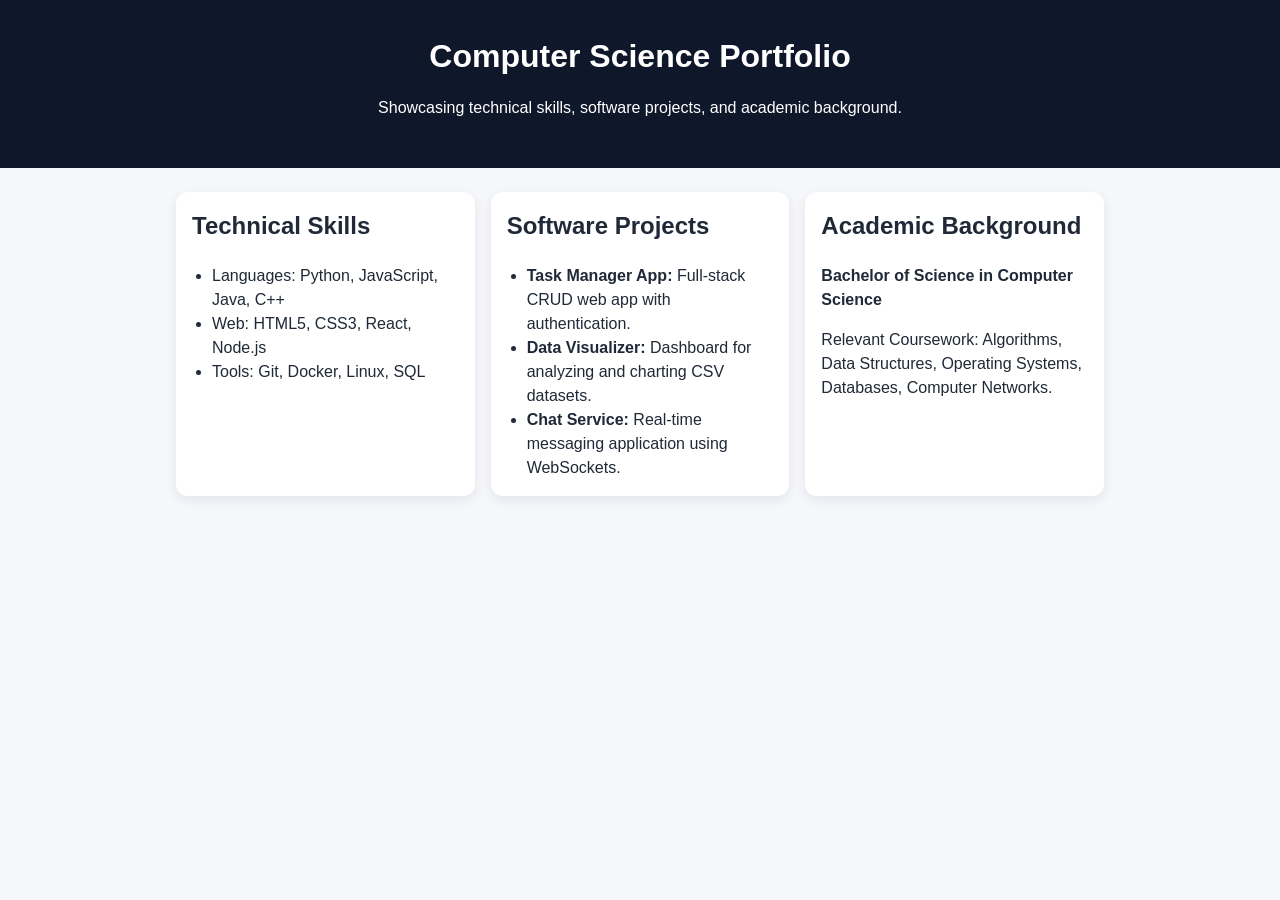
<file: index.html>
<!DOCTYPE html>
<html lang="en">
<head>
  <meta charset="UTF-8">
  <meta name="viewport" content="width=device-width, initial-scale=1.0">
  <title>Computer Science Portfolio</title>
  <link rel="stylesheet" href="styles.css">
</head>
<body>
  <header class="hero">
    <h1>Computer Science Portfolio</h1>
    <p>Showcasing technical skills, software projects, and academic background.</p>
  </header>

  <main class="content">
    <section aria-labelledby="skills-title" class="card">
      <h2 id="skills-title">Technical Skills</h2>
      <ul>
        <li>Languages: Python, JavaScript, Java, C++</li>
        <li>Web: HTML5, CSS3, React, Node.js</li>
        <li>Tools: Git, Docker, Linux, SQL</li>
      </ul>
    </section>

    <section aria-labelledby="projects-title" class="card">
      <h2 id="projects-title">Software Projects</h2>
      <ul>
        <li><strong>Task Manager App:</strong> Full-stack CRUD web app with authentication.</li>
        <li><strong>Data Visualizer:</strong> Dashboard for analyzing and charting CSV datasets.</li>
        <li><strong>Chat Service:</strong> Real-time messaging application using WebSockets.</li>
      </ul>
    </section>

    <section aria-labelledby="education-title" class="card">
      <h2 id="education-title">Academic Background</h2>
      <p><strong>Bachelor of Science in Computer Science</strong></p>
      <p>Relevant Coursework: Algorithms, Data Structures, Operating Systems, Databases, Computer Networks.</p>
    </section>
  </main>
</body>
</html>
</file>
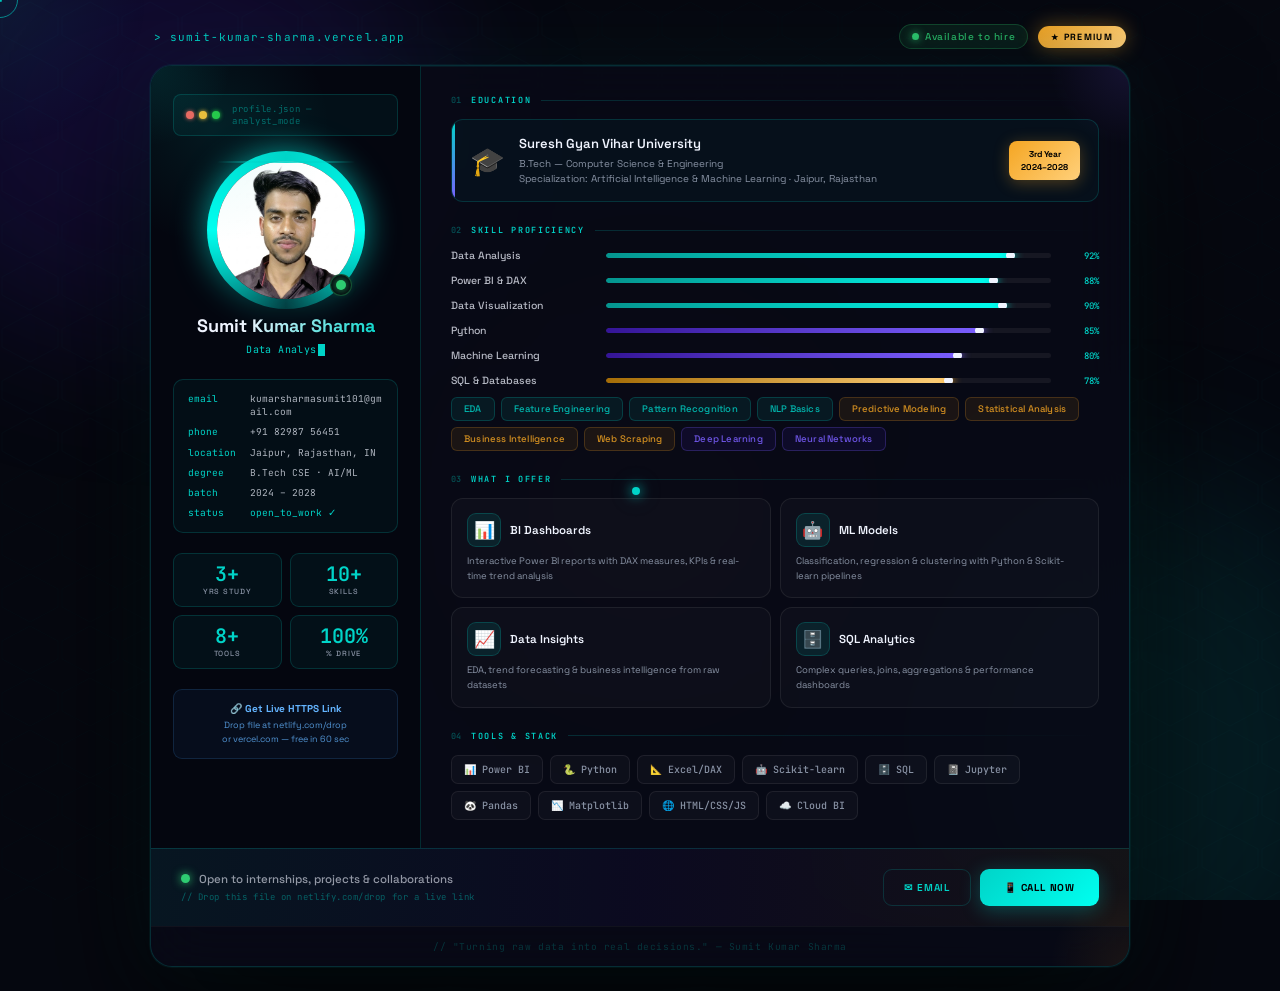
<file: Sumit ad.html>
<!DOCTYPE html>
<html lang="en">
<head>
<meta charset="UTF-8">
<meta name="viewport" content="width=device-width,initial-scale=1.0">
<meta name="description" content="Sumit Kumar Sharma — Data Analyst & AI/ML Engineer">
<title>Sumit Kumar Sharma · Data Analyst</title>
<link href="https://fonts.googleapis.com/css2?family=Space+Grotesk:wght@400;500;600;700&family=JetBrains+Mono:wght@400;500;600&display=swap" rel="stylesheet">
<style>
*,*::before,*::after{box-sizing:border-box;margin:0;padding:0;}
:root{
  --bg:#060810;
  --teal:#00D4C8;--teal2:#00FFF0;--teal-d:rgba(0,212,200,0.12);
  --amber:#F5A623;--amber2:#FFD07A;
  --violet:#4A1FDB;--violet2:#7B5FFF;
  --white:#F0F4FF;--steel:#8892A4;--muted:#4A5568;
  --card:rgba(8,10,22,0.88);--bt:rgba(0,212,200,0.18);--ba:rgba(245,166,35,0.18);
  --font:'Space Grotesk',sans-serif;--mono:'JetBrains Mono',monospace;
}

/* ══ RESET & BASE ══ */
html{scroll-behavior:smooth;}
body{
  min-height:100vh;background:var(--bg);font-family:var(--font);
  display:flex;align-items:center;justify-content:center;
  padding:24px 16px;position:relative;overflow-x:hidden;color:var(--white);
  cursor:none;
}

/* ══════════════════════════════════
   CUSTOM CURSOR SYSTEM
══════════════════════════════════ */
#cursor-dot{
  position:fixed;width:8px;height:8px;border-radius:50%;
  background:var(--teal);pointer-events:none;z-index:99999;
  transform:translate(-50%,-50%);
  box-shadow:0 0 12px var(--teal),0 0 24px rgba(0,212,200,0.4);
  transition:width .15s,height .15s,background .15s;
}
#cursor-ring{
  position:fixed;width:36px;height:36px;border-radius:50%;
  border:1.5px solid rgba(0,212,200,0.6);pointer-events:none;z-index:99998;
  transform:translate(-50%,-50%);
  transition:width .3s,height .3s,border-color .3s,transform .08s;
  will-change:transform;
}
#cursor-trail-wrap{position:fixed;inset:0;pointer-events:none;z-index:99990;}
.trail-dot{
  position:fixed;border-radius:50%;background:var(--teal);
  pointer-events:none;transform:translate(-50%,-50%);
  will-change:transform;
}

/* Cursor states */
body.cursor-hover #cursor-dot{width:12px;height:12px;background:var(--amber);box-shadow:0 0 16px var(--amber);}
body.cursor-hover #cursor-ring{width:52px;height:52px;border-color:rgba(245,166,35,0.7);}
body.cursor-click #cursor-dot{width:6px;height:6px;}
body.cursor-click #cursor-ring{width:28px;height:28px;}

/* Magnetic ripple on click */
.click-ripple{
  position:fixed;border-radius:50%;border:1px solid var(--teal);
  pointer-events:none;z-index:99995;transform:translate(-50%,-50%);
  animation:rippleOut .6s ease-out forwards;
}
@keyframes rippleOut{
  0%{width:0;height:0;opacity:0.8;border-color:var(--teal);}
  100%{width:100px;height:100px;opacity:0;border-color:rgba(0,212,200,0);}
}

/* ══════════════════════════════════
   MAGNETIC CURSOR AURA (follows mouse, large glow)
══════════════════════════════════ */
#cursor-aura{
  position:fixed;width:300px;height:300px;border-radius:50%;
  background:radial-gradient(circle,rgba(0,212,200,0.07) 0%,transparent 70%);
  pointer-events:none;z-index:1;transform:translate(-50%,-50%);
  transition:opacity .4s;will-replace:transform;
}

/* ══ BACKGROUND ══ */
.bg-canvas{position:fixed;inset:0;z-index:0;pointer-events:none;overflow:hidden;}
.aurora{position:absolute;border-radius:50%;filter:blur(80px);animation:drift linear infinite;}
.a1{width:550px;height:450px;top:-120px;left:-120px;background:rgba(74,31,219,0.16);animation-duration:22s;}
.a2{width:450px;height:550px;bottom:-130px;right:-90px;background:rgba(0,212,200,0.10);animation-duration:27s;}
.a3{width:320px;height:320px;top:38%;left:38%;background:rgba(245,166,35,0.07);animation-duration:19s;}
@keyframes drift{
  0%{transform:translate(0,0) rotate(0deg) scale(1);}
  33%{transform:translate(50px,-40px) rotate(120deg) scale(1.1);}
  66%{transform:translate(-30px,50px) rotate(240deg) scale(0.92);}
  100%{transform:translate(0,0) rotate(360deg) scale(1);}
}
.hex-grid{position:absolute;inset:0;opacity:.04;
  background-image:url("data:image/svg+xml,%3Csvg xmlns='http://www.w3.org/2000/svg' width='60' height='52'%3E%3Cpolygon points='30,2 58,17 58,35 30,50 2,35 2,17' fill='none' stroke='%2300D4C8' stroke-width='0.5'/%3E%3C/svg%3E");
  background-size:60px 52px;}
#streams{position:absolute;inset:0;overflow:hidden;}
.stream{position:absolute;top:0;bottom:0;width:1px;overflow:hidden;opacity:.35;}
.stream-inner{position:absolute;top:-100%;width:100%;
  background:linear-gradient(180deg,transparent,var(--teal) 50%,transparent);
  animation:streamFall linear infinite;}
@keyframes streamFall{from{top:-100%;}to{top:100%;}}

/* ══ WRAP ══ */
.wrap{width:100%;max-width:980px;position:relative;z-index:2;}

/* ══ HEADER ══ */
.hbar{display:flex;align-items:center;justify-content:space-between;padding:0 4px;margin-bottom:16px;flex-wrap:wrap;gap:10px;}
.hbar-brand{font-family:var(--mono);font-size:11px;color:var(--teal);letter-spacing:.1em;display:flex;align-items:center;gap:8px;}
.hbar-brand::before{content:'>';animation:blink .8s step-end infinite;}
@keyframes blink{0%,100%{opacity:1;}50%{opacity:0;}}
.hbar-right{display:flex;align-items:center;gap:10px;}
.status-pill{display:flex;align-items:center;gap:6px;
  background:rgba(46,204,113,0.1);border:1px solid rgba(46,204,113,0.25);
  border-radius:20px;padding:5px 12px;font-size:10px;font-weight:500;color:rgba(46,204,113,0.9);letter-spacing:.06em;}
.sdot{width:7px;height:7px;background:#2ECC71;border-radius:50%;box-shadow:0 0 8px #2ECC71;animation:blink 2s ease-in-out infinite;}
.prem{background:linear-gradient(135deg,var(--amber),var(--amber2));color:#000;
  font-size:9px;font-weight:700;letter-spacing:.15em;padding:5px 13px;
  border-radius:20px;text-transform:uppercase;display:flex;align-items:center;gap:4px;
  box-shadow:0 0 20px rgba(245,166,35,.4);animation:aglow 3s ease-in-out infinite;}
.prem::before{content:'★';font-size:8px;}
@keyframes aglow{0%,100%{box-shadow:0 0 20px rgba(245,166,35,.4);}50%{box-shadow:0 0 36px rgba(255,208,122,.9);}}

/* ══ CARD ══ */
.card{
  background:var(--card);border:1px solid var(--bt);border-radius:22px;overflow:hidden;
  backdrop-filter:blur(28px);-webkit-backdrop-filter:blur(28px);
  box-shadow:0 0 0 1px rgba(0,212,200,0.06),0 0 80px rgba(0,212,200,0.06),0 60px 140px rgba(0,0,0,0.9),inset 0 1px 0 rgba(0,212,200,0.08);
  animation:cardIn 1s cubic-bezier(.16,1,.3,1) both;
  position:relative;transition:box-shadow .4s;
}
.card:hover{box-shadow:0 0 0 1px rgba(0,212,200,0.15),0 0 120px rgba(0,212,200,0.1),0 60px 140px rgba(0,0,0,0.9),inset 0 1px 0 rgba(0,212,200,0.1);}
@keyframes cardIn{from{opacity:0;transform:translateY(32px) scale(.95);}to{opacity:1;transform:none;}}
/* Top scan beam */
.card::before{content:'';position:absolute;top:0;left:-100%;width:100%;height:2px;
  background:linear-gradient(90deg,transparent,var(--teal),var(--teal2),var(--teal),transparent);
  animation:topScan 3.5s ease-in-out infinite;z-index:10;pointer-events:none;}
@keyframes topScan{0%{left:-100%;}100%{left:100%;}}
/* Corner glow accents */
.card-corner{position:absolute;width:80px;height:80px;pointer-events:none;z-index:5;}
.card-corner.tl{top:0;left:0;background:radial-gradient(circle at 0% 0%,rgba(0,212,200,0.12),transparent 70%);}
.card-corner.tr{top:0;right:0;background:radial-gradient(circle at 100% 0%,rgba(123,95,255,0.12),transparent 70%);}
.card-corner.br{bottom:0;right:0;background:radial-gradient(circle at 100% 100%,rgba(245,166,35,0.08),transparent 70%);}

/* ══ GRID ══ */
.grid{display:grid;grid-template-columns:270px 1fr;}

/* ══ LEFT ══ */
.left{
  background:rgba(4,6,16,0.92);border-right:1px solid var(--bt);
  padding:28px 22px;display:flex;flex-direction:column;gap:20px;
  position:relative;overflow:hidden;
}
.left::after{content:'';position:absolute;top:-60px;left:-60px;width:240px;height:240px;border-radius:50%;
  background:radial-gradient(circle,rgba(0,212,200,0.09),transparent 70%);pointer-events:none;}

/* Terminal header */
.term-head{display:flex;align-items:center;gap:8px;
  background:rgba(0,212,200,0.05);border:1px solid var(--bt);border-radius:8px;padding:8px 12px;}
.tdots{display:flex;gap:5px;}
.tdots span{width:8px;height:8px;border-radius:50%;}
.td1{background:#FF5F57;box-shadow:0 0 4px #FF5F57;}
.td2{background:#FEBC2E;box-shadow:0 0 4px #FEBC2E;}
.td3{background:#28C840;box-shadow:0 0 4px #28C840;}
.term-title{font-family:var(--mono);font-size:9px;color:rgba(0,212,200,0.45);margin-left:4px;letter-spacing:.08em;}

/* Photo */
.photo-sec{display:flex;flex-direction:column;align-items:center;gap:12px;}
.photo-frame{position:relative;width:148px;height:148px;cursor:none;}
.ring-outer{position:absolute;inset:-5px;border-radius:50%;
  background:conic-gradient(var(--teal),var(--teal2),rgba(0,212,200,0.2),var(--teal2),var(--teal));
  animation:spin 7s linear infinite;
  filter:drop-shadow(0 0 16px rgba(0,212,200,0.7));}
@keyframes spin{to{transform:rotate(360deg);}}
.ring-in{position:absolute;inset:5px;border-radius:50%;overflow:hidden;background:#060810;}
.ring-in img{width:100%;height:100%;object-fit:cover;object-position:center top;display:block;transition:transform .5s;}
.photo-frame:hover .ring-in img{transform:scale(1.08);}
/* Biometric scan */
.bio-scan{position:absolute;left:5px;right:5px;height:2px;top:5px;
  background:linear-gradient(90deg,transparent,rgba(0,212,200,0.9),transparent);
  animation:bioScan 2.5s ease-in-out infinite;border-radius:1px;pointer-events:none;}
@keyframes bioScan{0%{top:5px;opacity:1;}85%{top:calc(100% - 7px);opacity:.7;}100%{top:5px;opacity:0;}}
.opip{position:absolute;bottom:8px;right:8px;width:22px;height:22px;
  background:#04040C;border-radius:50%;display:flex;align-items:center;justify-content:center;
  border:1px solid rgba(46,204,113,.35);z-index:2;}
.odot{width:10px;height:10px;background:#2ECC71;border-radius:50%;box-shadow:0 0 10px #2ECC71;animation:blink 2s ease-in-out infinite;}

/* Name */
.nblock{text-align:center;}
.nblock h1{font-size:18px;font-weight:700;line-height:1.15;margin-bottom:6px;
  background:linear-gradient(135deg,var(--white) 30%,var(--teal));
  -webkit-background-clip:text;-webkit-text-fill-color:transparent;background-clip:text;}
.twwrap{font-family:var(--mono);font-size:10px;color:var(--teal);min-height:16px;letter-spacing:.04em;}
.twc{display:inline-block;width:7px;height:12px;background:var(--teal);margin-left:1px;vertical-align:middle;animation:blink .75s step-end infinite;}

/* Terminal data block */
.tblock{background:rgba(0,212,200,0.04);border:1px solid var(--bt);border-radius:10px;padding:12px 14px;
  font-family:var(--mono);font-size:9.5px;display:flex;flex-direction:column;gap:7px;transition:border-color .3s;}
.tblock:hover{border-color:rgba(0,212,200,0.35);}
.tl{display:flex;gap:8px;align-items:flex-start;line-height:1.4;}
.tl .k{color:var(--teal);flex-shrink:0;min-width:54px;}
.tl .v{color:rgba(240,244,255,.72);word-break:break-all;}
.tl .v.active{color:var(--teal);}

/* Stats */
.sgrid{display:grid;grid-template-columns:1fr 1fr;gap:8px;}
.sg{background:rgba(0,212,200,0.05);border:1px solid var(--bt);border-radius:9px;
  padding:10px 8px;text-align:center;transition:all .25s;cursor:none;position:relative;overflow:hidden;}
.sg::before{content:'';position:absolute;inset:0;background:linear-gradient(135deg,rgba(0,212,200,0.1),transparent);opacity:0;transition:opacity .3s;}
.sg:hover::before{opacity:1;}
.sg:hover{border-color:rgba(0,212,200,0.45);transform:translateY(-3px);box-shadow:0 8px 24px rgba(0,212,200,0.15);}
.sg-n{font-family:var(--mono);font-size:20px;font-weight:600;color:var(--teal);line-height:1;}
.sg-l{font-size:7.5px;font-weight:500;letter-spacing:.12em;color:var(--steel);text-transform:uppercase;margin-top:3px;}

/* Deploy card */
.deploy{background:rgba(63,142,228,0.06);border:1px solid rgba(63,142,228,0.18);
  border-radius:9px;padding:11px 13px;font-size:9px;color:rgba(100,180,255,0.8);line-height:1.55;text-align:center;transition:all .3s;}
.deploy:hover{border-color:rgba(63,142,228,0.4);transform:translateY(-2px);}
.deploy strong{color:rgba(100,180,255,1);display:block;margin-bottom:3px;font-size:10px;}

/* ══ RIGHT ══ */
.right{padding:28px 30px;display:flex;flex-direction:column;gap:22px;overflow:hidden;}
.sh{display:flex;align-items:center;gap:10px;margin-bottom:13px;}
.sh-num{font-family:var(--mono);font-size:8.5px;color:rgba(0,212,200,0.35);font-weight:600;}
.sh-label{font-family:var(--mono);font-size:8.5px;font-weight:600;letter-spacing:.2em;color:var(--teal);text-transform:uppercase;}
.sh-line{flex:1;height:1px;background:linear-gradient(90deg,var(--bt),transparent);}

/* Edu */
.edu{background:rgba(0,212,200,0.04);border:1px solid var(--bt);border-radius:12px;
  padding:15px 18px;display:flex;align-items:center;gap:14px;transition:all .3s;position:relative;overflow:hidden;cursor:none;}
.edu::before{content:'';position:absolute;left:0;top:0;bottom:0;width:3px;
  background:linear-gradient(180deg,var(--teal),var(--violet2));border-radius:3px 0 0 3px;}
.edu:hover{border-color:rgba(0,212,200,0.4);transform:translateX(4px);box-shadow:0 8px 30px rgba(0,212,200,0.1);}
.edu-ico{font-size:28px;flex-shrink:0;}
.edu-name{font-size:13px;font-weight:600;color:var(--white);margin-bottom:4px;}
.edu-sub{font-size:10px;color:var(--steel);line-height:1.5;}
.edu-badge{margin-left:auto;flex-shrink:0;
  background:linear-gradient(135deg,var(--amber),var(--amber2));
  color:#000;font-size:8.5px;font-weight:700;padding:7px 12px;border-radius:8px;text-align:center;line-height:1.5;
  box-shadow:0 3px 16px rgba(245,166,35,.3);}

/* Skill bars */
.bars{display:flex;flex-direction:column;gap:12px;}
.brow{display:grid;grid-template-columns:145px 1fr 38px;align-items:center;gap:10px;}
.bname{font-size:10.5px;font-weight:500;color:rgba(240,244,255,.75);}
.btrack{height:5px;background:rgba(255,255,255,0.06);border-radius:20px;overflow:hidden;position:relative;}
.bfill{height:100%;border-radius:20px;width:0%;transition:width 1.8s cubic-bezier(.22,1,.36,1);position:relative;}
.bfill::after{content:'';position:absolute;top:-2px;right:0;width:9px;height:9px;border-radius:50%;
  background:var(--white);box-shadow:0 0 10px currentColor;transition:opacity .3s;}
.bf-t{background:linear-gradient(90deg,rgba(0,180,170,0.8),var(--teal2));color:var(--teal);}
.bf-a{background:linear-gradient(90deg,rgba(200,130,0,0.8),var(--amber2));color:var(--amber);}
.bf-v{background:linear-gradient(90deg,rgba(60,20,180,0.8),var(--violet2));color:var(--violet2);}
.bpct{font-family:var(--mono);font-size:9px;color:var(--teal);font-weight:500;text-align:right;}

/* Pills */
.pills{display:flex;flex-wrap:wrap;gap:6px;margin-top:10px;}
.pill{font-size:9.5px;font-weight:500;padding:5px 12px;border-radius:6px;cursor:none;transition:all .25s;letter-spacing:.02em;}
.pt{background:rgba(0,212,200,0.08);border:1px solid rgba(0,212,200,0.2);color:rgba(0,212,200,0.85);}
.pt:hover{background:rgba(0,212,200,0.2);border-color:var(--teal);color:var(--teal2);transform:translateY(-3px);box-shadow:0 6px 16px rgba(0,212,200,0.2);}
.pa{background:rgba(245,166,35,0.08);border:1px solid rgba(245,166,35,0.2);color:rgba(245,166,35,0.85);}
.pa:hover{background:rgba(245,166,35,0.2);border-color:var(--amber);color:var(--amber2);transform:translateY(-3px);}
.pv{background:rgba(74,31,219,0.1);border:1px solid rgba(123,95,255,0.25);color:rgba(123,95,255,0.9);}
.pv:hover{background:rgba(123,95,255,0.2);border-color:var(--violet2);color:#b8a0ff;transform:translateY(-3px);}

/* Offer grid */
.ogrid{display:grid;grid-template-columns:1fr 1fr;gap:9px;}
.ocard{background:rgba(255,255,255,0.025);border:1px solid rgba(255,255,255,0.07);
  border-radius:12px;padding:14px 15px;transition:all .3s;cursor:none;position:relative;overflow:hidden;}
.ocard::after{content:'';position:absolute;inset:0;opacity:0;transition:opacity .3s;
  background:linear-gradient(135deg,rgba(0,212,200,0.07),transparent);}
.ocard:hover::after{opacity:1;}
.ocard:hover{border-color:rgba(0,212,200,0.25);transform:translateY(-4px);box-shadow:0 12px 36px rgba(0,0,0,0.5);}
.otop{display:flex;align-items:center;gap:9px;margin-bottom:7px;}
.oico{width:34px;height:34px;border-radius:9px;display:flex;align-items:center;justify-content:center;font-size:17px;
  background:rgba(0,212,200,0.1);border:1px solid rgba(0,212,200,0.2);transition:all .3s;}
.ocard:hover .oico{background:rgba(0,212,200,0.18);transform:rotate(-4deg) scale(1.1);}
.otitle{font-size:11.5px;font-weight:600;color:var(--white);}
.odesc{font-size:9.5px;color:var(--steel);line-height:1.55;}

/* Tools */
.tools{display:flex;flex-wrap:wrap;gap:7px;}
.tool{display:flex;align-items:center;gap:6px;
  background:rgba(255,255,255,0.028);border:1px solid rgba(255,255,255,0.07);
  border-radius:7px;padding:7px 12px;font-size:10px;font-weight:500;color:var(--steel);
  font-family:var(--mono);transition:all .2s;cursor:none;}
.tool:hover{border-color:rgba(0,212,200,0.28);color:rgba(240,244,255,.82);transform:translateY(-2px);box-shadow:0 6px 18px rgba(0,212,200,0.1);}

/* ══ CTA ══ */
.cta{
  background:linear-gradient(90deg,rgba(0,212,200,0.07),rgba(74,31,219,0.06),rgba(245,166,35,0.05));
  border-top:1px solid var(--bt);
  padding:20px 30px;display:flex;align-items:center;justify-content:space-between;gap:14px;flex-wrap:wrap;
}
.cta-l{display:flex;flex-direction:column;gap:5px;}
.avail{display:flex;align-items:center;gap:9px;font-size:11.5px;font-weight:500;color:rgba(240,244,255,.6);}
.curl{font-family:var(--mono);font-size:9px;color:rgba(0,212,200,0.4);letter-spacing:.06em;}
.btns{display:flex;gap:9px;}
.bo{background:transparent;border:1px solid var(--bt);color:var(--teal);
  font-family:var(--font);font-size:10px;font-weight:600;letter-spacing:.08em;text-transform:uppercase;
  padding:11px 20px;border-radius:9px;cursor:none;transition:all .25s;}
.bo:hover{background:rgba(0,212,200,0.12);border-color:rgba(0,212,200,0.45);transform:translateY(-2px);box-shadow:0 6px 20px rgba(0,212,200,0.2);}
.bf{background:linear-gradient(135deg,var(--teal),var(--teal2));color:#000;
  font-family:var(--font);font-size:10px;font-weight:700;letter-spacing:.08em;text-transform:uppercase;
  border:none;padding:11px 24px;border-radius:9px;cursor:none;transition:all .25s;
  box-shadow:0 4px 20px rgba(0,212,200,.3);}
.bf:hover{transform:translateY(-2px);box-shadow:0 10px 32px rgba(0,212,200,.55);}

/* Quote */
.qbar{border-top:1px solid rgba(255,255,255,.04);padding:13px 30px;text-align:center;
  font-family:var(--mono);font-size:9.5px;color:rgba(0,212,200,0.22);letter-spacing:.06em;}

/* ══ ENTRY ANIMATIONS ══ */
.reveal{opacity:0;transform:translateY(20px);transition:opacity .7s ease,transform .7s ease;}
.reveal.visible{opacity:1;transform:none;}

/* ══ INTERACTIVE HOVER GLOW on card elements ══ */
.mag{transition:transform .2s,box-shadow .2s;}

/* ══ RESPONSIVE ══ */
@media(max-width:720px){
  .grid{grid-template-columns:1fr;}
  .left{border-right:none;border-bottom:1px solid var(--bt);}
  .right,.cta{padding-left:20px;padding-right:20px;}
  .brow{grid-template-columns:100px 1fr 32px;}
  .ogrid{grid-template-columns:1fr;}
  body{cursor:auto;}
  #cursor-dot,#cursor-ring,#cursor-aura,#cursor-trail-wrap{display:none;}
}
@media(prefers-reduced-motion:reduce){
  *{animation:none!important;transition:width .1s!important;}
}
</style>
</head>
<body>

<!-- CUSTOM CURSOR -->
<div id="cursor-dot"></div>
<div id="cursor-ring"></div>
<div id="cursor-aura"></div>
<div id="cursor-trail-wrap"></div>

<!-- BACKGROUND -->
<div class="bg-canvas">
  <div class="aurora a1"></div>
  <div class="aurora a2"></div>
  <div class="aurora a3"></div>
  <div class="hex-grid"></div>
  <div id="streams"></div>
</div>

<!-- MAIN -->
<div class="wrap">

  <!-- HEADER -->
  <div class="hbar reveal">
    <div class="hbar-brand">sumit-kumar-sharma.vercel.app</div>
    <div class="hbar-right">
      <div class="status-pill"><div class="sdot"></div>Available to hire</div>
      <div class="prem">Premium</div>
    </div>
  </div>

  <!-- CARD -->
  <div class="card reveal" id="mainCard">
    <div class="card-corner tl"></div>
    <div class="card-corner tr"></div>
    <div class="card-corner br"></div>

    <div class="grid">

      <!-- LEFT -->
      <div class="left">
        <div class="term-head">
          <div class="tdots"><span class="td1"></span><span class="td2"></span><span class="td3"></span></div>
          <div class="term-title">profile.json — analyst_mode</div>
        </div>

        <div class="photo-sec">
          <div class="photo-frame">
            <div class="ring-outer"></div>
            <div class="ring-in"><img id="photo" alt="Sumit Kumar Sharma"></div>
            <div class="bio-scan"></div>
            <div class="opip"><div class="odot"></div></div>
          </div>
          <div class="nblock">
            <h1>Sumit Kumar Sharma</h1>
            <div class="twwrap"><span id="tw"></span><span class="twc"></span></div>
          </div>
        </div>

        <div class="tblock">
          <div class="tl"><span class="k">email</span><span class="v">kumarsharmasumit101@gmail.com</span></div>
          <div class="tl"><span class="k">phone</span><span class="v">+91 82987 56451</span></div>
          <div class="tl"><span class="k">location</span><span class="v">Jaipur, Rajasthan, IN</span></div>
          <div class="tl"><span class="k">degree</span><span class="v">B.Tech CSE · AI/ML</span></div>
          <div class="tl"><span class="k">batch</span><span class="v">2024 – 2028</span></div>
          <div class="tl"><span class="k">status</span><span class="v active">open_to_work ✓</span></div>
        </div>

        <div class="sgrid">
          <div class="sg mag"><div class="sg-n" data-target="3">0</div><div class="sg-l">Yrs Study</div></div>
          <div class="sg mag"><div class="sg-n" data-target="10">0</div><div class="sg-l">Skills</div></div>
          <div class="sg mag"><div class="sg-n" data-target="8">0</div><div class="sg-l">Tools</div></div>
          <div class="sg mag"><div class="sg-n" data-target="100">0</div><div class="sg-l">% Drive</div></div>
        </div>

        <div class="deploy mag">
          <strong>🔗 Get Live HTTPS Link</strong>
          Drop file at netlify.com/drop<br>or vercel.com — free in 60 sec
        </div>
      </div>

      <!-- RIGHT -->
      <div class="right">

        <div class="reveal">
          <div class="sh"><div class="sh-num">01</div><div class="sh-label">Education</div><div class="sh-line"></div></div>
          <div class="edu mag">
            <div class="edu-ico">🎓</div>
            <div>
              <div class="edu-name">Suresh Gyan Vihar University</div>
              <div class="edu-sub">B.Tech — Computer Science & Engineering<br>Specialization: Artificial Intelligence & Machine Learning · Jaipur, Rajasthan</div>
            </div>
            <div class="edu-badge">3rd Year<br>2024–2028</div>
          </div>
        </div>

        <div class="reveal">
          <div class="sh"><div class="sh-num">02</div><div class="sh-label">Skill Proficiency</div><div class="sh-line"></div></div>
          <div class="bars">
            <div class="brow"><span class="bname">Data Analysis</span><div class="btrack"><div class="bfill bf-t" data-w="92"></div></div><span class="bpct">92%</span></div>
            <div class="brow"><span class="bname">Power BI & DAX</span><div class="btrack"><div class="bfill bf-t" data-w="88"></div></div><span class="bpct">88%</span></div>
            <div class="brow"><span class="bname">Data Visualization</span><div class="btrack"><div class="bfill bf-t" data-w="90"></div></div><span class="bpct">90%</span></div>
            <div class="brow"><span class="bname">Python</span><div class="btrack"><div class="bfill bf-v" data-w="85"></div></div><span class="bpct">85%</span></div>
            <div class="brow"><span class="bname">Machine Learning</span><div class="btrack"><div class="bfill bf-v" data-w="80"></div></div><span class="bpct">80%</span></div>
            <div class="brow"><span class="bname">SQL & Databases</span><div class="btrack"><div class="bfill bf-a" data-w="78"></div></div><span class="bpct">78%</span></div>
          </div>
          <div class="pills">
            <span class="pill pt">EDA</span><span class="pill pt">Feature Engineering</span>
            <span class="pill pt">Pattern Recognition</span><span class="pill pt">NLP Basics</span>
            <span class="pill pa">Predictive Modeling</span><span class="pill pa">Statistical Analysis</span>
            <span class="pill pa">Business Intelligence</span><span class="pill pa">Web Scraping</span>
            <span class="pill pv">Deep Learning</span><span class="pill pv">Neural Networks</span>
          </div>
        </div>

        <div class="reveal">
          <div class="sh"><div class="sh-num">03</div><div class="sh-label">What I Offer</div><div class="sh-line"></div></div>
          <div class="ogrid">
            <div class="ocard mag"><div class="otop"><div class="oico">📊</div><div class="otitle">BI Dashboards</div></div><div class="odesc">Interactive Power BI reports with DAX measures, KPIs & real-time trend analysis</div></div>
            <div class="ocard mag"><div class="otop"><div class="oico">🤖</div><div class="otitle">ML Models</div></div><div class="odesc">Classification, regression & clustering with Python & Scikit-learn pipelines</div></div>
            <div class="ocard mag"><div class="otop"><div class="oico">📈</div><div class="otitle">Data Insights</div></div><div class="odesc">EDA, trend forecasting & business intelligence from raw datasets</div></div>
            <div class="ocard mag"><div class="otop"><div class="oico">🗄️</div><div class="otitle">SQL Analytics</div></div><div class="odesc">Complex queries, joins, aggregations & performance dashboards</div></div>
          </div>
        </div>

        <div class="reveal">
          <div class="sh"><div class="sh-num">04</div><div class="sh-label">Tools & Stack</div><div class="sh-line"></div></div>
          <div class="tools">
            <div class="tool mag">📊 Power BI</div><div class="tool mag">🐍 Python</div>
            <div class="tool mag">📐 Excel/DAX</div><div class="tool mag">🤖 Scikit-learn</div>
            <div class="tool mag">🗄️ SQL</div><div class="tool mag">📓 Jupyter</div>
            <div class="tool mag">🐼 Pandas</div><div class="tool mag">📉 Matplotlib</div>
            <div class="tool mag">🌐 HTML/CSS/JS</div><div class="tool mag">☁️ Cloud BI</div>
          </div>
        </div>

      </div>
    </div>

    <!-- CTA -->
    <div class="cta reveal">
      <div class="cta-l">
        <div class="avail"><div class="odot" style="width:9px;height:9px;flex-shrink:0;"></div>Open to internships, projects & collaborations</div>
        <div class="curl">// Drop this file on netlify.com/drop for a live link</div>
      </div>
      <div class="btns">
        <button class="bo mag" onclick="window.location.href='mailto:kumarsharmasumit101@gmail.com'">✉ Email</button>
        <button class="bf mag" onclick="window.location.href='tel:+918298756451'">📱 Call Now</button>
      </div>
    </div>
    <div class="qbar">// "Turning raw data into real decisions." — Sumit Kumar Sharma</div>
  </div>
</div>

<script>
// ══ PHOTO
document.getElementById('photo').src="[data-uri]";

// ══ DATA STREAMS
const sc=document.getElementById('streams');
[5,13,21,30,39,48,57,65,73,81,88,94].forEach(l=>{
  const s=document.createElement('div');s.className='stream';s.style.left=l+'%';
  const si=document.createElement('div');si.className='stream-inner';
  si.style.height=(70+Math.random()*130)+'px';
  si.style.animationDuration=(4+Math.random()*9)+'s';
  si.style.animationDelay=(Math.random()*12)+'s';
  s.appendChild(si);sc.appendChild(s);
});

// ══ CURSOR SYSTEM
const dot=document.getElementById('cursor-dot');
const ring=document.getElementById('cursor-ring');
const aura=document.getElementById('cursor-aura');
const trailWrap=document.getElementById('cursor-trail-wrap');

let mx=0,my=0,rx=0,ry=0,ax=0,ay=0;

// Trail dots
const TRAIL=12;
const trails=[];
for(let i=0;i<TRAIL;i++){
  const t=document.createElement('div');
  t.className='trail-dot';
  const size=Math.max(1,4-(i*0.3));
  t.style.cssText=`width:${size}px;height:${size}px;opacity:${(TRAIL-i)/TRAIL*0.4};`;
  trailWrap.appendChild(t);
  trails.push({el:t,x:0,y:0});
}

document.addEventListener('pointermove',e=>{
  mx=e.clientX;my=e.clientY;
  dot.style.left=mx+'px';dot.style.top=my+'px';
});

// Smooth ring & trail
function animCursor(){
  // Ring follows with lag
  rx+=(mx-rx)*0.12;
  ry+=(my-ry)*0.12;
  ring.style.left=rx+'px';ring.style.top=ry+'px';
  // Aura follows even slower
  ax+=(mx-ax)*0.06;
  ay+=(my-ay)*0.06;
  aura.style.left=ax+'px';aura.style.top=ay+'px';
  // Trail
  for(let i=TRAIL-1;i>0;i--){
    trails[i].x+=(trails[i-1].x-trails[i].x)*0.35;
    trails[i].y+=(trails[i-1].y-trails[i].y)*0.35;
    trails[i].el.style.left=trails[i].x+'px';
    trails[i].el.style.top=trails[i].y+'px';
  }
  trails[0].x+=(mx-trails[0].x)*0.5;
  trails[0].y+=(my-trails[0].y)*0.5;
  trails[0].el.style.left=trails[0].x+'px';
  trails[0].el.style.top=trails[0].y+'px';
  requestAnimationFrame(animCursor);
}
animCursor();

// Hover state
document.querySelectorAll('button,a,.pill,.sg,.ocard,.tool,.edu,.tblock,.mag').forEach(el=>{
  el.addEventListener('mouseenter',()=>document.body.classList.add('cursor-hover'));
  el.addEventListener('mouseleave',()=>document.body.classList.remove('cursor-hover'));
});

// Click ripple
document.addEventListener('click',e=>{
  document.body.classList.add('cursor-click');
  setTimeout(()=>document.body.classList.remove('cursor-click'),150);
  const r=document.createElement('div');r.className='click-ripple';
  r.style.left=e.clientX+'px';r.style.top=e.clientY+'px';
  document.body.appendChild(r);
  setTimeout(()=>r.remove(),700);
});

// ══ MAGNETIC EFFECT on .mag elements
document.querySelectorAll('.mag').forEach(el=>{
  el.addEventListener('mousemove',e=>{
    const r=el.getBoundingClientRect();
    const dx=(e.clientX-r.left-r.width/2);
    const dy=(e.clientY-r.top-r.height/2);
    el.style.transform=`translate(${dx*0.12}px,${dy*0.12}px)`;
  });
  el.addEventListener('mouseleave',()=>{el.style.transform='';});
});

// ══ TYPEWRITER
const phrases=["Data Analyst 📊","Power BI Expert ⚡","ML Engineer 🤖","Python Developer 🐍","AI/ML Student 🎓","BI Specialist 📈"];
let pi=0,ci=0,delMode=false;
const tw=document.getElementById('tw');
function type(){
  const cur=phrases[pi];
  if(!delMode){tw.textContent=cur.slice(0,++ci);if(ci===cur.length){delMode=true;setTimeout(type,2200);return;}}
  else{tw.textContent=cur.slice(0,--ci);if(ci===0){delMode=false;pi=(pi+1)%phrases.length;}}
  setTimeout(type,delMode?48:95);}
setTimeout(type,900);

// ══ COUNTER
const cobs=new IntersectionObserver(entries=>{entries.forEach(e=>{if(e.isIntersecting){
  const el=e.target,t=+el.dataset.target;let c=0;
  const iv=setInterval(()=>{c=Math.min(c+t/55,t);
    el.textContent=t===100?Math.round(c)+'%':Math.round(c)+'+';
    if(c>=t)clearInterval(iv);},28);
  cobs.unobserve(el);}});},{threshold:.5});
document.querySelectorAll('[data-target]').forEach(el=>cobs.observe(el));

// ══ SKILL BARS
const bobs=new IntersectionObserver(entries=>{entries.forEach(e=>{if(e.isIntersecting){
  e.target.style.width=e.target.dataset.w+'%';bobs.unobserve(e.target);}});},{threshold:.3});
document.querySelectorAll('.bfill').forEach(f=>bobs.observe(f));

// ══ SCROLL REVEAL
const robs=new IntersectionObserver(entries=>{entries.forEach(e=>{if(e.isIntersecting){
  e.target.classList.add('visible');robs.unobserve(e.target);}});},{threshold:.1});
document.querySelectorAll('.reveal').forEach(el=>{robs.observe(el);});

// ══ CARD 3D TILT on mouse move
const card=document.getElementById('mainCard');
card.addEventListener('mousemove',e=>{
  const r=card.getBoundingClientRect();
  const x=(e.clientX-r.left)/r.width-.5;
  const y=(e.clientY-r.top)/r.height-.5;
  card.style.transform=`perspective(1200px) rotateY(${x*4}deg) rotateX(${-y*4}deg) scale(1.005)`;
});
card.addEventListener('mouseleave',()=>{
  card.style.transform='';
  card.style.transition='transform .6s cubic-bezier(.22,1,.36,1)';
  setTimeout(()=>card.style.transition='',600);
});
</script>
</body>
</html>
</file>
<file: styles.css>
* {
  box-sizing: border-box;
}

body {
  margin: 0;
  font-family: Arial, sans-serif;
  line-height: 1.5;
  background: #f5f7fb;
  color: #1f2937;
}

.hero {
  padding: 2rem 1rem;
  text-align: center;
  background: #0f172a;
  color: #ffffff;
}

.hero h1 {
  margin: 0 0 0.5rem;
}

.content {
  max-width: 960px;
  margin: 1.5rem auto;
  padding: 0 1rem;
  display: grid;
  grid-template-columns: 1fr;
  gap: 1rem;
}

.card {
  background: #ffffff;
  border-radius: 0.75rem;
  padding: 1rem;
  box-shadow: 0 4px 12px rgba(15, 23, 42, 0.08);
}

.card h2 {
  margin-top: 0;
}

ul {
  margin: 0;
  padding-left: 1.25rem;
}

@media (min-width: 768px) {
  .content {
    grid-template-columns: repeat(3, 1fr);
  }
}
</file>
